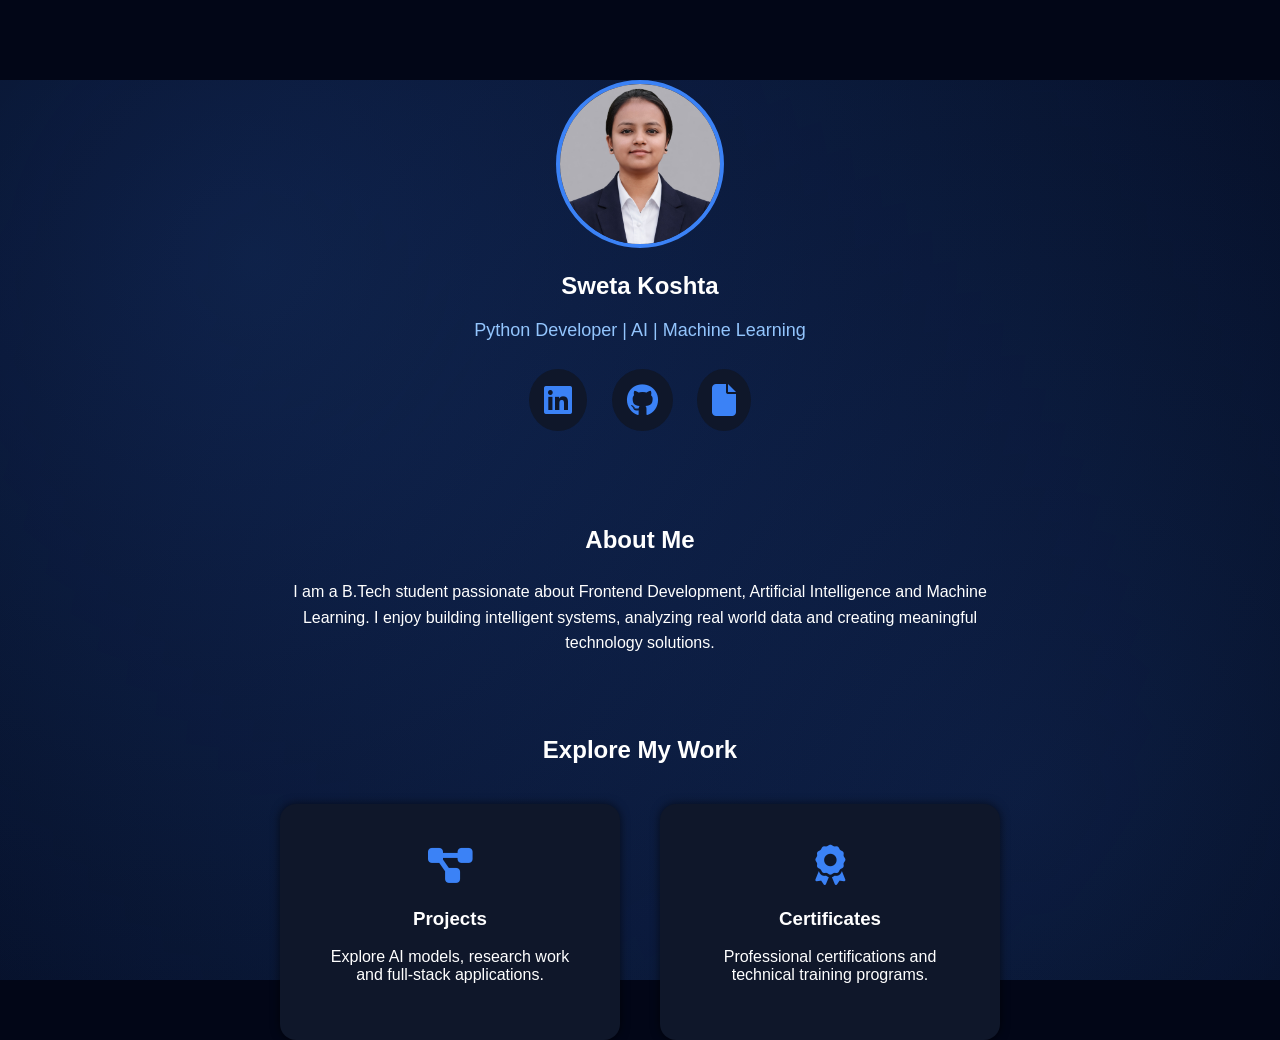
<file: index.html>
<!DOCTYPE html>
<html>
<head>
<title>Sweta Koshta | Portfolio</title>

<link rel="stylesheet" href="style.css">

<link rel="stylesheet"
href="https://cdnjs.cloudflare.com/ajax/libs/font-awesome/6.4.0/css/all.min.css">

</head>

<body>

<div class="background"></div>

<section class="hero">

<img src="images/SK_photo.jpg" class="profile">

<h1>Sweta Koshta</h1>

<p class="subtitle">Python Developer | AI | Machine Learning</p>

<div class="social">

<a href="https://www.linkedin.com/in/sweta-koshta-702a1a356/"><i class="fab fa-linkedin"></i></a>

<a href="https://github.com/Bug-buster7"><i class="fab fa-github"></i></a>

<!-- Resume icon -->

<a href="#" onclick="openResume(); return false;">
<i class="fa fa-file"></i>
</a>

</div>

</section>

<section class="about">

<h2>About Me</h2>

<p>
I am a B.Tech student passionate about Frontend Development,
Artificial Intelligence and Machine Learning. I enjoy building
intelligent systems, analyzing real world data and creating
meaningful technology solutions.
</p>

</section>

<section class="explore">

<h2>Explore My Work</h2>

<div class="cards">

<a href="projects.html" class="card">

<div class="icon">
<i class="fa fa-diagram-project"></i>
</div>

<h3>Projects</h3>

<p>Explore AI models, research work and full-stack applications.</p>

</a>

<a href="certificates.html" class="card">

<div class="icon">
<i class="fa fa-award"></i>
</div>

<h3>Certificates</h3>

<p>Professional certifications and technical training programs.</p>

</a>

</div>

</section>


<!-- Resume Popup -->

<div id="resumePopup" class="popup">

<span class="close" onclick="closeResume()">×</span>

<div class="resume-container">

<!-- Resume viewer -->

<embed id="resumeViewer" type="application/pdf" width="100%" height="500px">

<br>

<a href="sweta_resume.pdf" download class="download-btn">
Download Resume
</a>

</div>

</div>


<script>

function openResume(){
document.getElementById("resumePopup").style.display="flex";
document.getElementById("resumeViewer").src="sweta_resume.pdf";
}

function closeResume(){
document.getElementById("resumePopup").style.display="none";
document.getElementById("resumeViewer").src="";
}

</script>

</body>
</html>
</file>
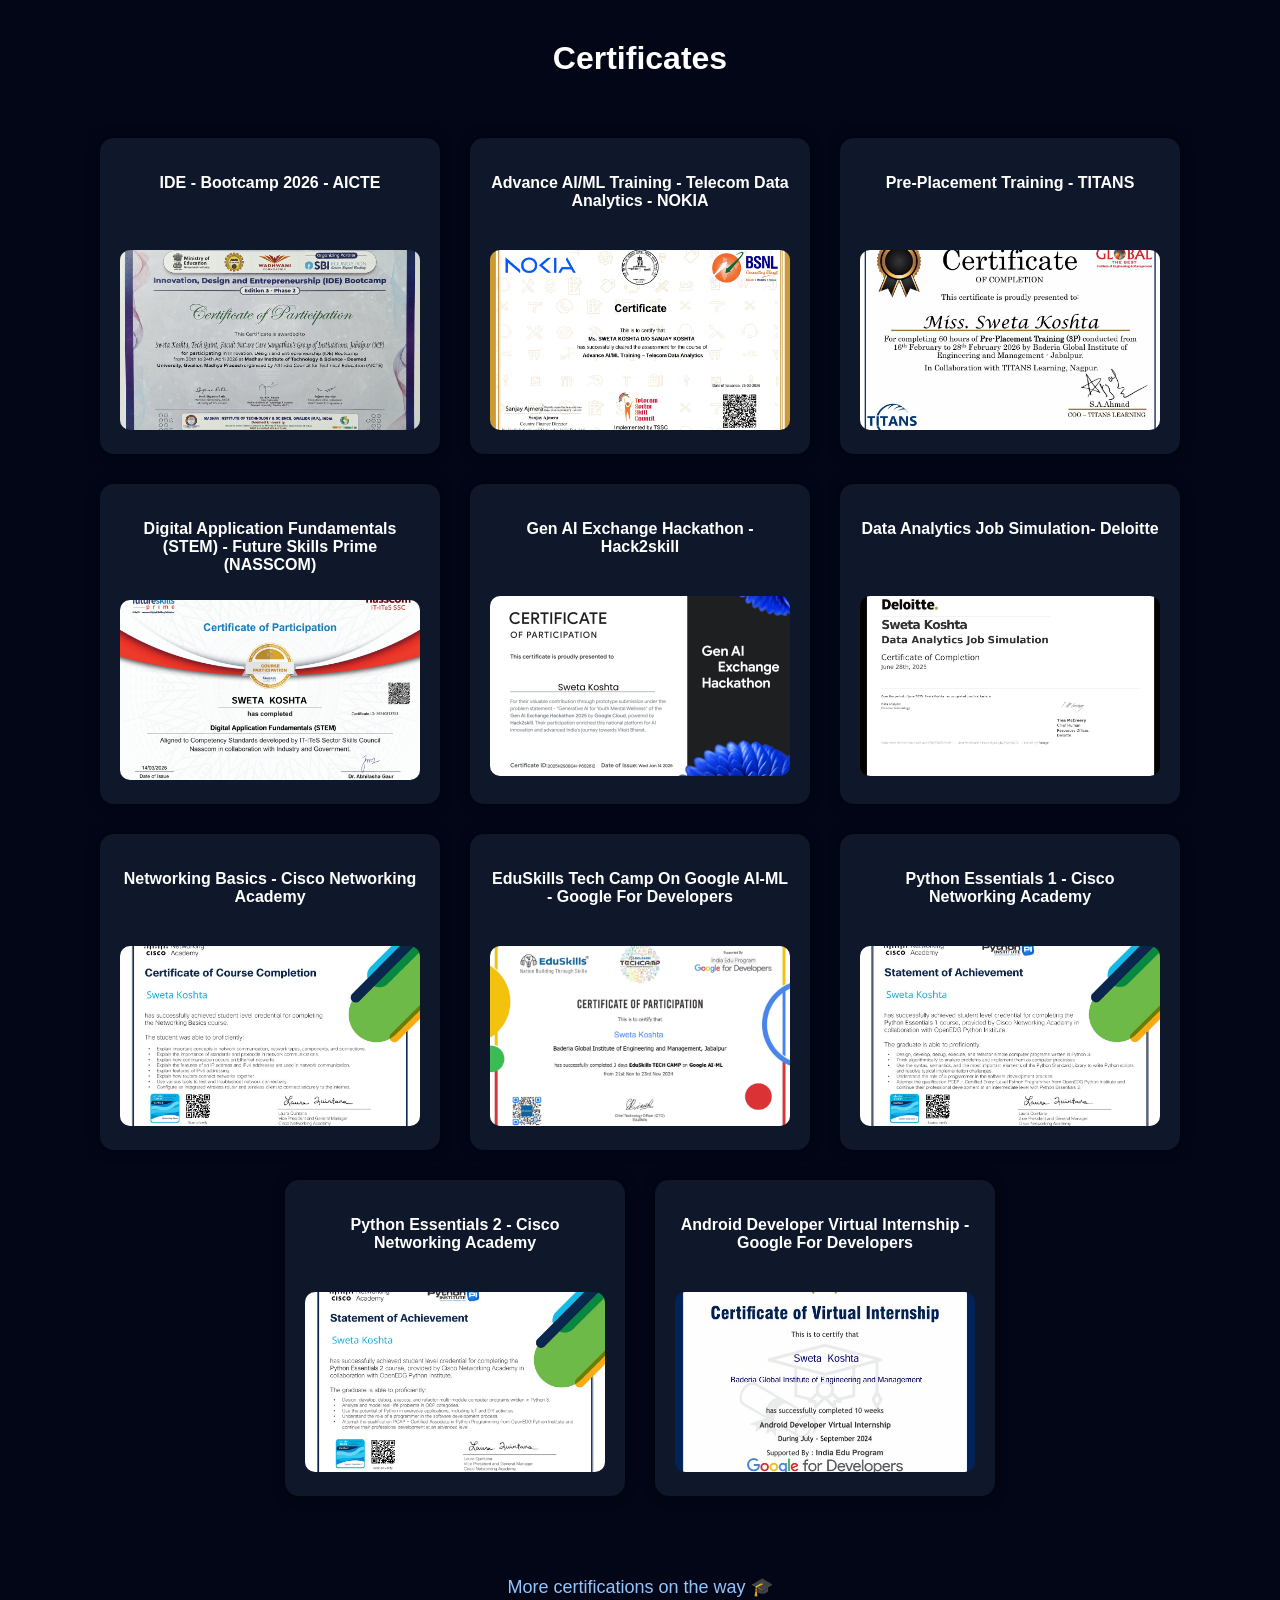
<file: certificates.html>
<!DOCTYPE html>
<html>
<head>
<title>Certificates | Sweta Koshta</title>
<link rel="stylesheet" href="style.css">
</head>

<body>

<h1 class="page-title">Certificates</h1>

<div class="grid">

<div class="box">
<h3>IDE - Bootcamp 2026 - AICTE</h3>
<img src="images\certificates\IDE - Bootcamp 2026.png"
onclick="openPopup(this.src)">
</div>

<div class="box">
<h3>Advance AI/ML Training - Telecom Data Analytics - NOKIA</h3>
<img src="images\certificates\BSNL Training - NOKIA.png"
onclick="openPopup(this.src)">
</div>

<div class="box">
<h3>Pre-Placement Training - TITANS</h3>
<img src="images\certificates\Pre-Placement Training - TITANS.jpg"
onclick="openPopup(this.src)">
</div>

<div class="box">
<h3>Digital Application Fundamentals (STEM) - Future Skills Prime (NASSCOM)</h3>
<img src="images/certificates/Digital Applications Fundamentals (STEM) - Future Skills Prime.jpg"
onclick="openPopup(this.src)">
</div>

<div class="box">
<h3>Gen AI Exchange Hackathon - Hack2skill</h3>
<img src="images\certificates\Gen AI Exchange Hackathon - Hack2skill.jpg"
onclick="openPopup(this.src)">
</div>

<div class="box">
<h3>Data Analytics Job Simulation- Deloitte</h3>
<img src="images/certificates/Data Analytics Job Simulation - Deloitte.jpg"
onclick="openPopup(this.src)">
</div>

<div class="box">
<h3>Networking Basics - Cisco Networking Academy</h3>
<img src="images/certificates/Networking Basics By Cisco Networking Academy.jpg"
onclick="openPopup(this.src)">
</div>

<div class="box">
<h3>EduSkills Tech Camp On Google AI-ML - Google For Developers</h3>
<img src="images/certificates/Eduskills Tech Camp on Google AI-ML By Google For Developers.jpg"
onclick="openPopup(this.src)">
</div>

<div class="box">
<h3>Python Essentials 1 - Cisco Networking Academy</h3>
<img src="images/certificates/Python Essential 1 By Cisco Networking Academy.jpg"
onclick="openPopup(this.src)">
</div>

<div class="box">
<h3>Python Essentials 2 - Cisco Networking Academy</h3>
<img src="images/certificates/Python Essential 2 By Cisco Networking Academy.jpg"
onclick="openPopup(this.src)">
</div>

<div class="box">
<h3>Android Developer Virtual Internship - Google For Developers</h3>
<img src="images/certificates/Android Developer Virtual Internship By Google For Developers.jpg"
onclick="openPopup(this.src)">
</div>

</div>

<p class="coming">More certifications on the way 🎓</p>


<!-- POPUP VIEW -->

<div id="popup" class="popup">

<span class="close" onclick="closePopup()">×</span>

<img id="popup-img">

</div>


<script>

function openPopup(src){
document.getElementById("popup").style.display="flex";
document.getElementById("popup-img").src=src;
}

function closePopup(){
document.getElementById("popup").style.display="none";
}

</script>

</body>
</html>
</file>
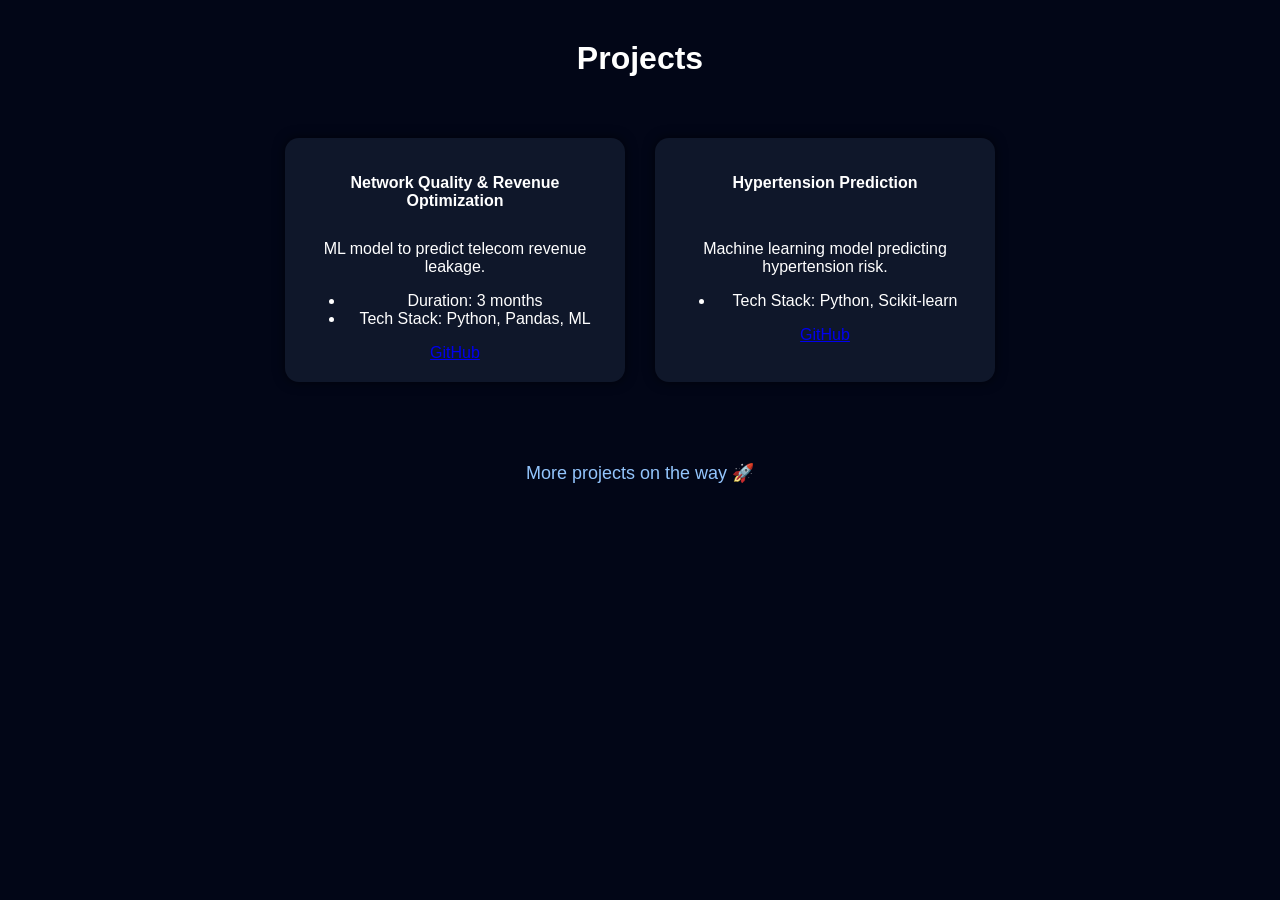
<file: projects.html>
<!DOCTYPE html>
<html>
<head>
<title>Projects | Sweta Koshta</title>
<link rel="stylesheet" href="style.css">
</head>

<body>

<h1 class="page-title">Projects</h1>

<div class="grid">

<div class="box">

<h3>Network Quality & Revenue Optimization</h3>

<p>ML model to predict telecom revenue leakage.</p>

<ul>
<li>Duration: 3 months</li>
<li>Tech Stack: Python, Pandas, ML</li>
</ul>

<a href="https://github.com/Bug-buster7">GitHub</a>

</div>

<div class="box">

<h3>Hypertension Prediction</h3>

<p>Machine learning model predicting hypertension risk.</p>

<ul>
<li>Tech Stack: Python, Scikit-learn</li>
</ul>

<a href="https://github.com/Bug-buster7/Hypertension-Prediction-Model">GitHub</a>

</div>

</div>

<p class="coming">More projects on the way 🚀</p>

</body>
</html>
</file>
<file: style.css>
body{
margin:0;
font-family:Arial;
background:#020617;
color:white;
text-align:center;
}

/* Background glow bubbles */

.background{
position:fixed;
width:100%;
height:100%;
background:
radial-gradient(circle at 20% 20%, rgba(59,130,246,0.2), transparent),
radial-gradient(circle at 80% 80%, rgba(59,130,246,0.15), transparent);
z-index:-1;
}

/* HERO SECTION */

.hero{
margin-top:80px;
}

.profile{
width:160px;
border-radius:50%;
border:4px solid #3b82f6;
}

.subtitle{
color:#93c5fd;
font-size:18px;
}

.social i{
font-size:32px;
padding:15px;
border-radius:50%;
background:#0f172a;
margin:10px;
color:#3b82f6;
transition:0.3s;
}

.social i:hover{
transform:scale(1.2);
background:#1e293b;
}

/* ABOUT */

.about{
margin:80px auto;
max-width:700px;
line-height:1.6;
}

/* EXPLORE CARDS */

.cards{
display:flex;
justify-content:center;
gap:40px;
margin-top:40px;
flex-wrap:wrap;
}

.card{
background:#0f172a;
padding:40px;
width:260px;
border-radius:16px;
text-decoration:none;
color:white;
transition:0.3s;
box-shadow:0 0 10px rgba(0,0,0,0.6);
}

.card:hover{
transform:translateY(-10px) scale(1.03);
background:#1e293b;
}

.icon{
font-size:40px;
color:#3b82f6;
margin-bottom:10px;
}

/* CERTIFICATE GRID */

.grid{
display:flex;
flex-wrap:wrap;
justify-content:center;
gap:30px;
padding:40px;
}

.box{
background:#0f172a;
padding:20px;
border-radius:14px;
width:300px;
box-shadow:0 0 12px rgba(0,0,0,0.6);
transition:0.3s;
}

.box:hover{
transform:translateY(-5px);
}

.box h3{
font-size:16px;
min-height:50px;
}

.box img{
width:100%;
height:180px;
object-fit:cover;
border-radius:10px;
margin-top:10px;
cursor:pointer;
transition:0.3s;
}

.box img:hover{
transform:scale(1.05);
}

/* PAGE TITLE */

.page-title{
margin-top:40px;
font-size:32px;
}

/* MORE COMING TEXT */

.coming{
margin:40px;
color:#93c5fd;
font-size:18px;
}

/* CERTIFICATE POPUP */

.popup{
display:none;
position:fixed;
top:0;
left:0;
width:100%;
height:100%;
background:rgba(0,0,0,0.85);
justify-content:center;
align-items:center;
z-index:1000;
}

.popup img{
max-width:90%;
max-height:90%;
border:6px solid white;
border-radius:10px;
}

.close{
position:absolute;
top:30px;
right:50px;
font-size:40px;
color:white;
cursor:pointer;
transition:0.3s;
}

.close:hover{
color:#60a5fa;
}


/* RESUME POPUP CONTAINER */

.resume-container{
background:#020617;
padding:25px;
border-radius:12px;
max-width:90%;
box-shadow:0 0 20px rgba(0,0,0,0.8);
text-align:center;
}

/* RESUME PDF PREVIEW */

.resume-container embed{
width:900px;
height:550px;
border:none;
border-radius:8px;
margin-bottom:15px;
}

/* DOWNLOAD BUTTON */

.download-btn{
display:inline-block;
background:#3b82f6;
padding:12px 25px;
border-radius:8px;
text-decoration:none;
color:white;
font-weight:bold;
transition:0.3s;
}

.download-btn:hover{
background:#60a5fa;
transform:scale(1.05);
}
</file>
